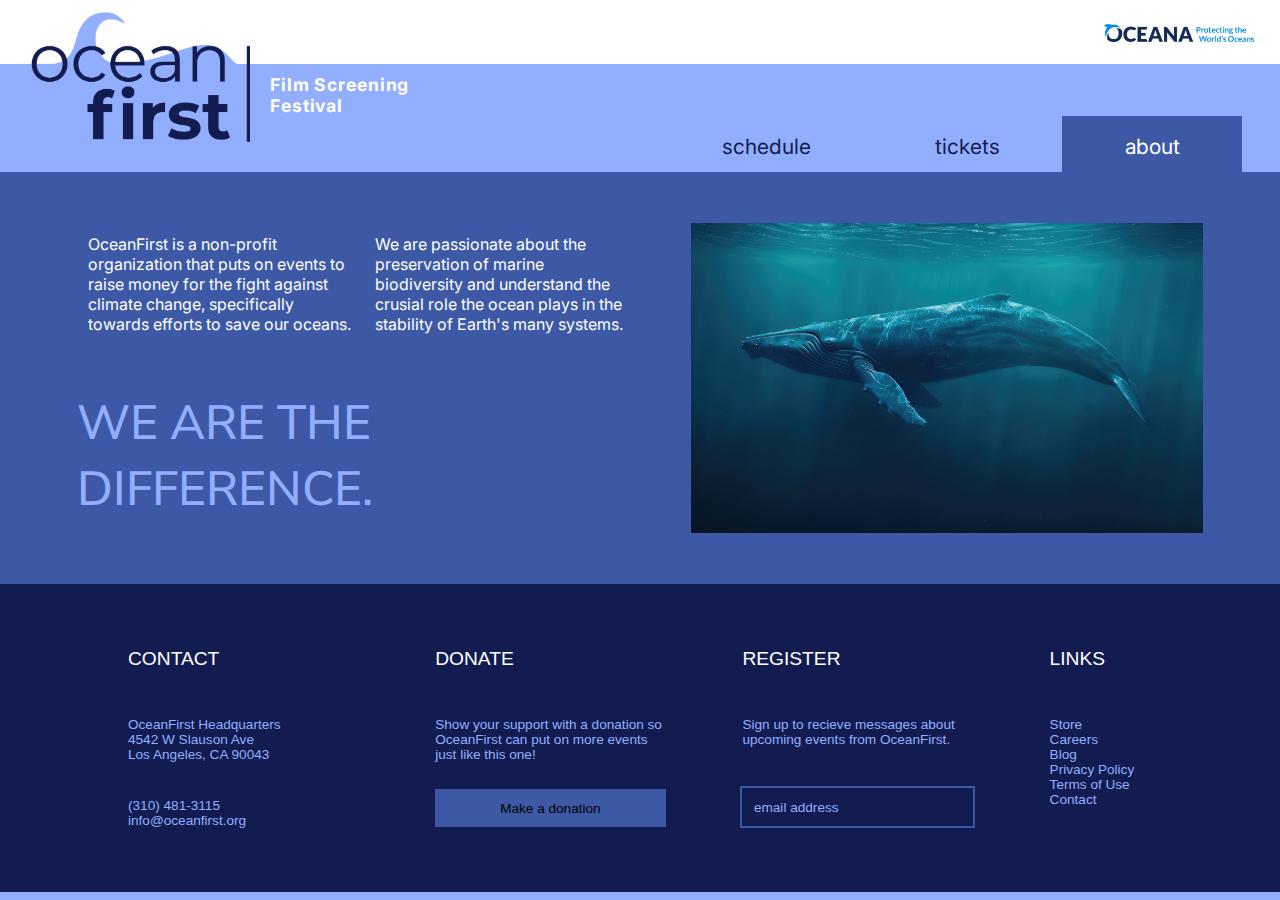
<file: about/about.html>
<!DOCTYPE html>
<html lang="en">
<head id="header">
    <meta charset="UTF-8">
    <meta name="viewport"
    content="width=device-width,
    initial-scale=1.0">
    <title> OceanFirst </title>
    <link rel="stylesheet" href="css/aboutStyle.css">

    <link rel="preconnect" href="https://fonts.googleapis.com">
    <link rel="preconnect" href="https://fonts.gstatic.com" crossorigin>
    <link href="https://fonts.googleapis.com/css2?family=Inter:ital,opsz,wght@0,14..32,100..900;1,14..32,100..900&family=Montserrat:ital,wght@0,100..900;1,100..900&family=Nunito+Sans:ital,opsz,wght@0,6..12,200..1000;1,6..12,200..1000&family=Special+Elite&display=swap" rel="stylesheet">
</head>

<header>
    <a href="../index.html"> <img id="logo" src="../img/logo.png"> </a>
    <img id="oceana" src="../img/oceana.png">
    
    <p id="whiteBar"> . </p>

    <h2 id="filmScreen" > Film Screening <br>
        Festival </h2>
</header>

<body>
    <div class="navContainer">
        <a class="navText" href="../schedule/dayOne/dayOne.html"> schedule </a>
        <a class="navText" href="../tickets/tickets.html"> tickets </a>
        <a class="navText" id="about" href="about.html"> about </a>
    </div>

    <div class="whaleContainer">
        <div class="differenceContainer">
            <div class="paragraphContainer">
                <p class="bodyText"> OceanFirst is a non-profit organization
                that puts on events to raise money for the
                fight against climate change, specifically
                towards efforts to save our oceans. </p>

                <p class="bodyText"> We are passionate about the preservation
                of marine biodiversity and understand the
                crusial role the ocean plays in the stability
                of Earth's many systems. </p>

            </div>

            <h1 class="differenceText"> We are the difference. </h1>

        </div>

        <img id="whale" src="../about/img/AdobeStock_788296388.jpg">

    </div>

</body>

<footer>
    <div class="footerFlex">
        <div class="contactContainer">
            <h2 class="footerHead"> Contact </h2>
                <p class="footerText"> OceanFirst Headquarters </p>
                <p class="footerText"> 4542 W Slauson Ave </p>
                <p class="footerText"> Los Angeles, CA 90043 </p>
                <br>
                <br>
                <p class="footerText"> (310) 481-3115 </p>
                <p class="footerText"> info@oceanfirst.org </p>
        </div>
        <div class="donateContainer">
            <h2 class="footerHead"> Donate </h2>
                <p class="footerText"> Show your support with a donation so
                OceanFirst can put on more events just like
                this one! </p>
            <p class="center" id="donoBox"> Make a donation </p>
        </div>
        <div class="registerContainer">
            <h2 class="footerHead"> Register </h2>
                <p class="footerText"> Sign up to recieve messages about
                upcoming events from OceanFirst. </p>
                <p class="email" id="emailBox"> email address </p>
        </div>
        <div class="linksContainer">
            <h2 class="footerHead"> Links </h2>
                <p class="footerText"> Store </p>
                <p class="footerText"> Careers </p>
                <p class="footerText"> Blog </p>
                <p class="footerText"> Privacy Policy </p>
                <p class="footerText"> Terms of Use </p>
                <p class="footerText"> Contact </p>
        </div>
    </div>
</footer>

</html>
</file>
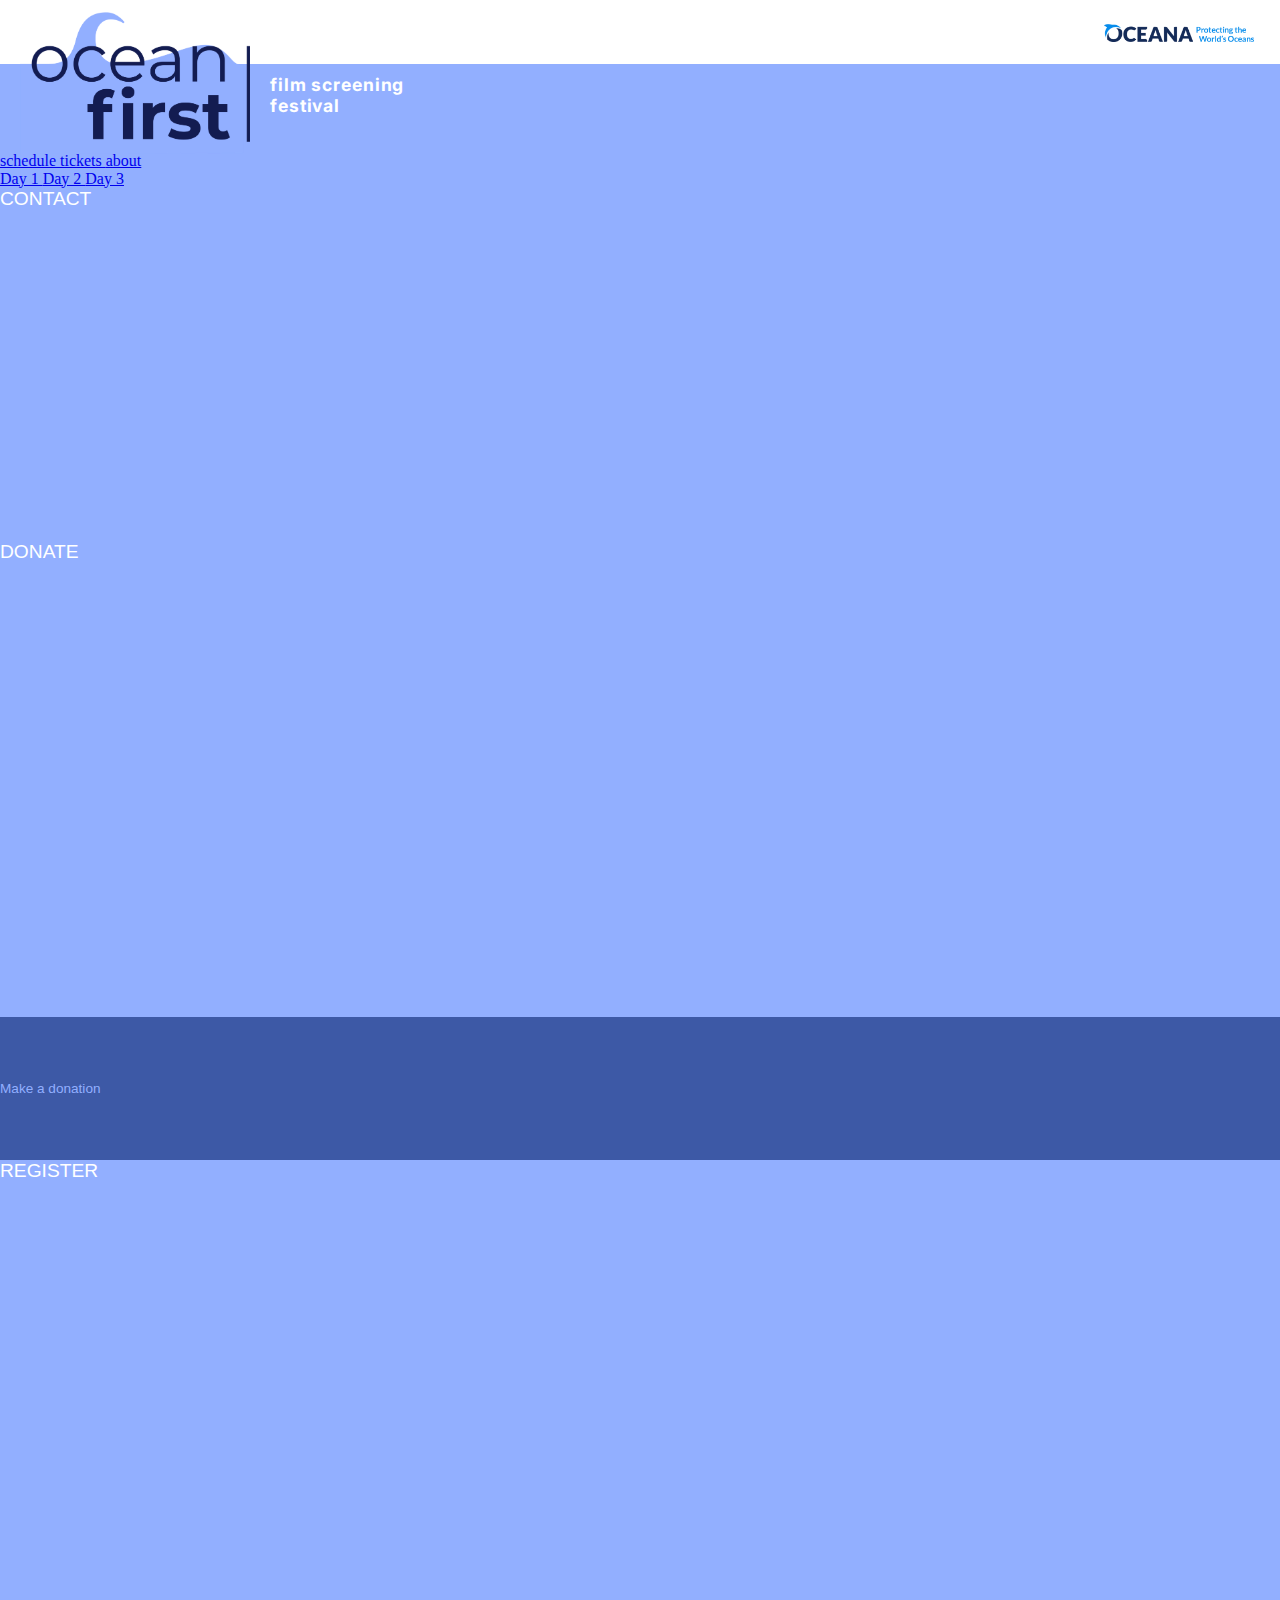
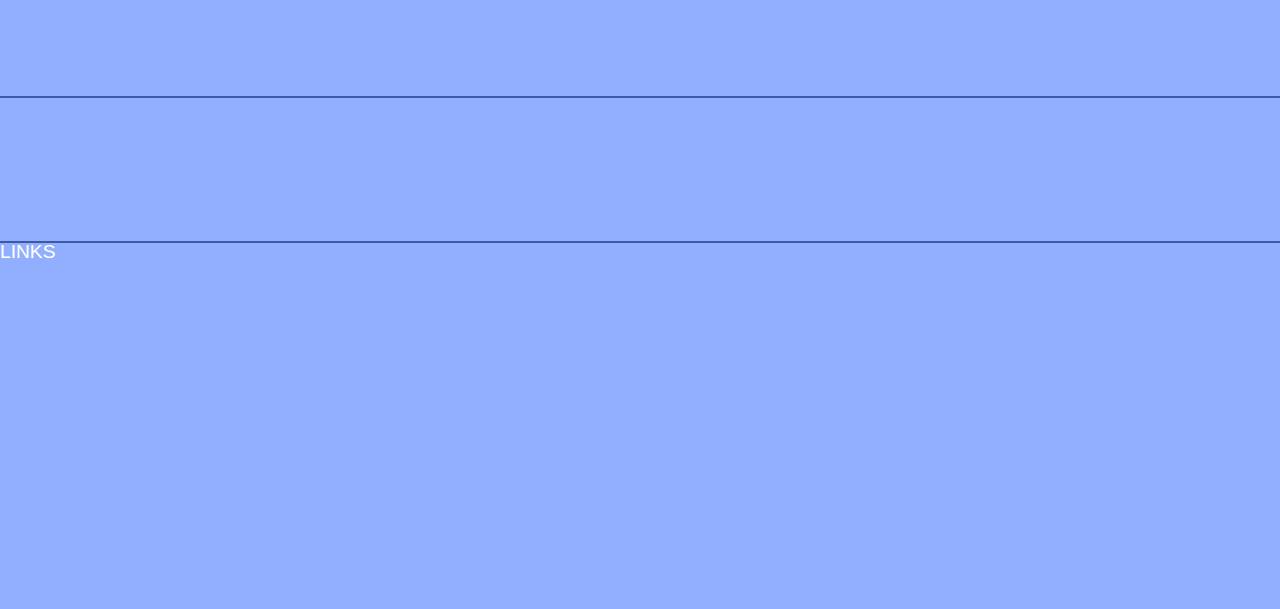
<file: schedule/schedule.html>
<!DOCTYPE html>
<html lang="en">
<head id="header">
    <meta charset="UTF-8">
    <meta name="viewport"
    content="width=device-width,
    initial-scale=1.0">
    <title> OceanFirst </title>
    <link rel="stylesheet" href="/schedule/css/scheduleStyle.css">

    <link rel="preconnect" href="https://fonts.googleapis.com">
    <link rel="preconnect" href="https://fonts.gstatic.com" crossorigin>
    <link href="https://fonts.googleapis.com/css2?family=Inter:ital,opsz,wght@0,14..32,100..900;1,14..32,100..900&family=Montserrat:ital,wght@0,100..900;1,100..900&family=Nunito+Sans:ital,opsz,wght@0,6..12,200..1000;1,6..12,200..1000&family=Special+Elite&display=swap" rel="stylesheet">
</head>

<header>
    <a href="/index.html"> <img id="logo" src="/img/logo.png"> </a>
    <img id="oceana" src="/img/oceana.png">
    
    <p id="whiteBar"> . </p>

    <h2 id="filmScreen" > film screening <br>
        festival </h2>

        <br>
        <br>

    <a href="schedule.html"> schedule </a>
    <a href="/tickets/tickets.html"> tickets </a>
    <a href="/about/about.html"> about </a>
</header>

<body>
    <a href="dayOne/dayOne.html"> Day 1 </a>
    <a href="dayTwo/dayTwo.html"> Day 2 </a>
    <a href="dayThree/dayThree.html"> Day 3 </a>
</body>

<footer>
    <h2 class="footerHead"> Contact </h2>
        <p class="footerText"> OceanFirst Headquarters <br>
        4542 W Slauson Ave <br>
        Los Angeles, CA 90043 </p>
        <p class="footerText"> (310) 481-3115 <br>
        info@oceanfirst.org </p>
    <h2 class="footerHead"> Donate </h2>
        <p class="footerText"> Show your support with a donation so <br>
        OceanFirst can put on more events just like <br>
        this one! </p>
        <p class="footerText" id="donoBox"> Make a donation </p>
    <h2 class="footerHead"> Register </h2>
            <p class="footerText"> Sign up to recieve messages about <br>
            upcoming events from OceanFirst. </p>
            <p class="footerText" id="emailBox"> email address </p>
    <h2 class="footerHead"> Links </h2>
            <p class="footerText"> Store </p>
            <p class="footerText"> Careers </p>
            <p class="footerText"> Blog </p>
            <p class="footerText"> Privacy Policy </p>
            <p class="footerText"> Terms of Use </p>
            <p class="footerText"> Contact </p>
</footer>
</file>
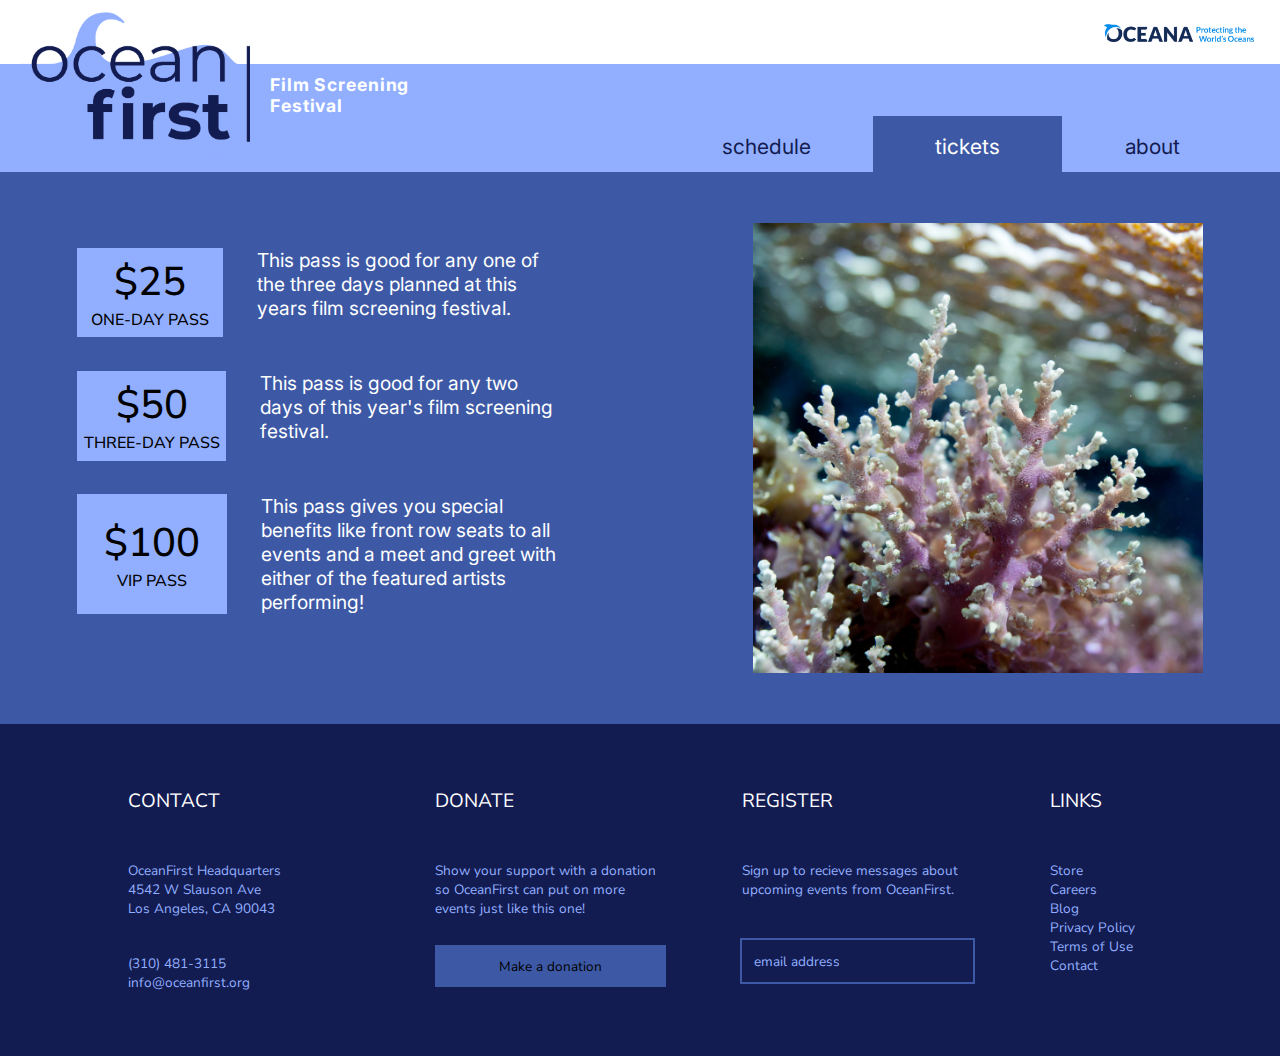
<file: tickets/tickets.html>
<!DOCTYPE html>
<html lang="en">
<head id="header">
    <meta charset="UTF-8">
    <meta name="viewport"
    content="width=device-width,
    initial-scale=1.0">
    <title> OceanFirst </title>
    <link rel="stylesheet" href="css/ticketsStyle.css">

    <link rel="preconnect" href="https://fonts.googleapis.com">
    <link rel="preconnect" href="https://fonts.gstatic.com" crossorigin>
    <link href="https://fonts.googleapis.com/css2?family=Inter:ital,opsz,wght@0,14..32,100..900;1,14..32,100..900&family=Montserrat:ital,wght@0,100..900;1,100..900&family=Nunito+Sans:ital,opsz,wght@0,6..12,200..1000;1,6..12,200..1000&family=Special+Elite&display=swap" rel="stylesheet">
</head>

<header>
    <a href="../index.html"> <img id="logo" src="../img/logo.png"> </a>
    <img id="oceana" src="../img/oceana.png">
    
    <p id="whiteBar"> . </p>

    <h2 id="filmScreen" > Film Screening <br>
        Festival </h2>
</header>

<body>
    <div class="navContainer">
        <a class="navText" id="schedule" href="../schedule/dayOne/dayOne.html"> schedule </a>
        <a class="navText" id="tickets" href="tickets.html"> tickets </a>
        <a class="navText" id="about" href="../about/about.html"> about </a>
    </div>

    <div class="hugeFlexbox">
        <div class="allTicketsFlex">
            <div class="passDescriptionFlex">
                <div class="ticketFlex" id="twentyFive">
                    <p class="ticketText"> $25 </p>
                    <p class="ticketTextSmall"> One-Day Pass </p>

                </div>
                
                <p class="bodyText"> This pass is good for any one of the three
                days planned at this years film screening festival. </p>

            </div>

            <div class="passDescriptionFlex">
                <div class="ticketFlex">
                    <p class="ticketText"> $50 </p>
                    <p class="ticketTextSmall"> Three-Day Pass </p>

                </div>

                <p class="bodyText"> This pass is good for any two days of this
                year's film screening festival. </p>

            </div>

            <div class="passDescriptionFlex">
                <div class="ticketFlex" id="oneHundred">
                    <p class="ticketText"> $100 </p>
                    <p class="ticketTextSmall"> VIP Pass </p>

                </div>

            <p class="bodyText"> This pass gives you special benefits like front
            row seats to all events and a meet and greet with either
            of the featured artists performing!

            </div>

        </div>
        
            <img id="coralImage" src="img/Firefly coral reef close up 91660.jpg">

    </div>

</body>

<footer>
    <div class="footerFlex">
        <div class="contactContainer">
            <h2 class="footerHead"> Contact </h2>
                <p class="footerText"> OceanFirst Headquarters </p>
                <p class="footerText"> 4542 W Slauson Ave </p>
                <p class="footerText"> Los Angeles, CA 90043 </p>
                <br>
                <br>
                <p class="footerText"> (310) 481-3115 </p>
                <p class="footerText"> info@oceanfirst.org </p>
        </div>
        <div class="donateContainer">
            <h2 class="footerHead"> Donate </h2>
                <p class="footerText"> Show your support with a donation so
                OceanFirst can put on more events just like
                this one! </p>
            <p class="center" id="donoBox"> Make a donation </p>
        </div>
        <div class="registerContainer">
            <h2 class="footerHead"> Register </h2>
                <p class="footerText"> Sign up to recieve messages about
                upcoming events from OceanFirst. </p>
                <p class="email" id="emailBox"> email address </p>
        </div>
        <div class="linksContainer">
            <h2 class="footerHead"> Links </h2>
                <p class="footerText"> Store </p>
                <p class="footerText"> Careers </p>
                <p class="footerText"> Blog </p>
                <p class="footerText"> Privacy Policy </p>
                <p class="footerText"> Terms of Use </p>
                <p class="footerText"> Contact </p>
        </div>
    </div>
</footer>

</html>
</file>
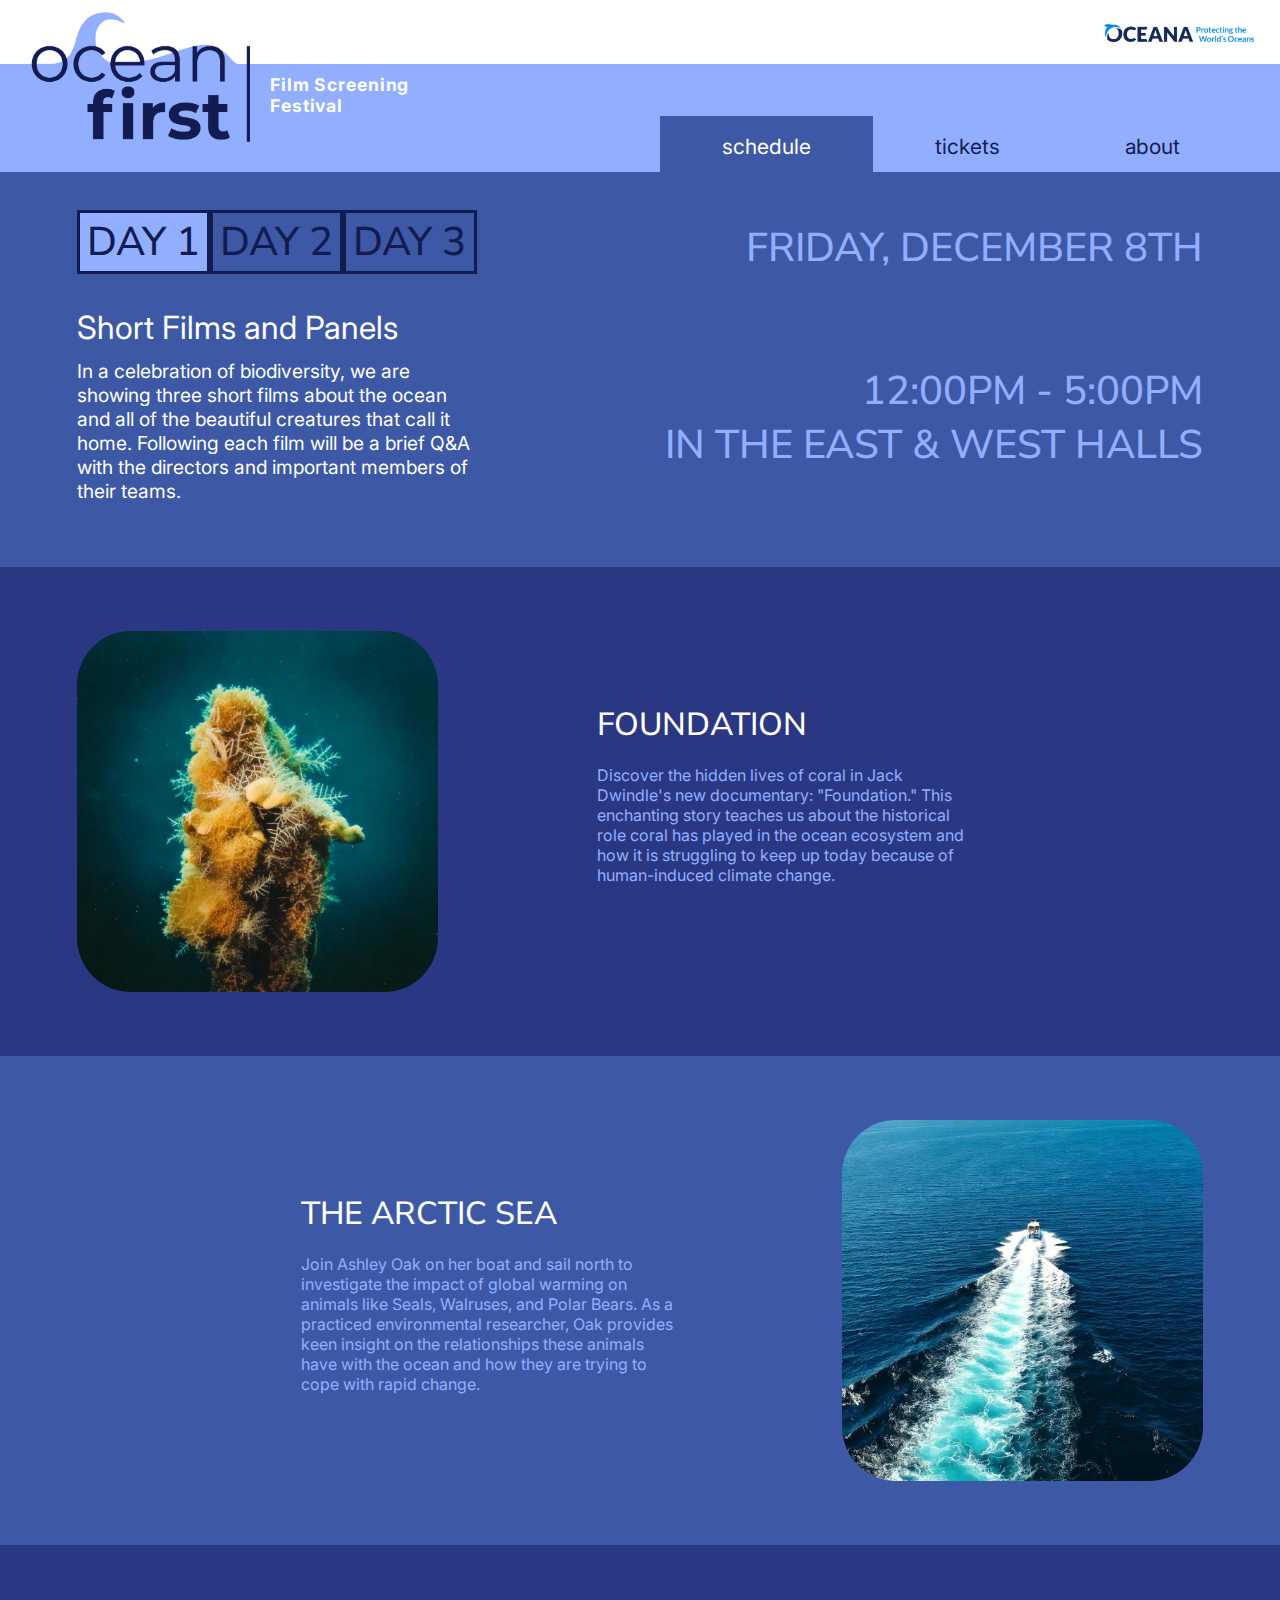
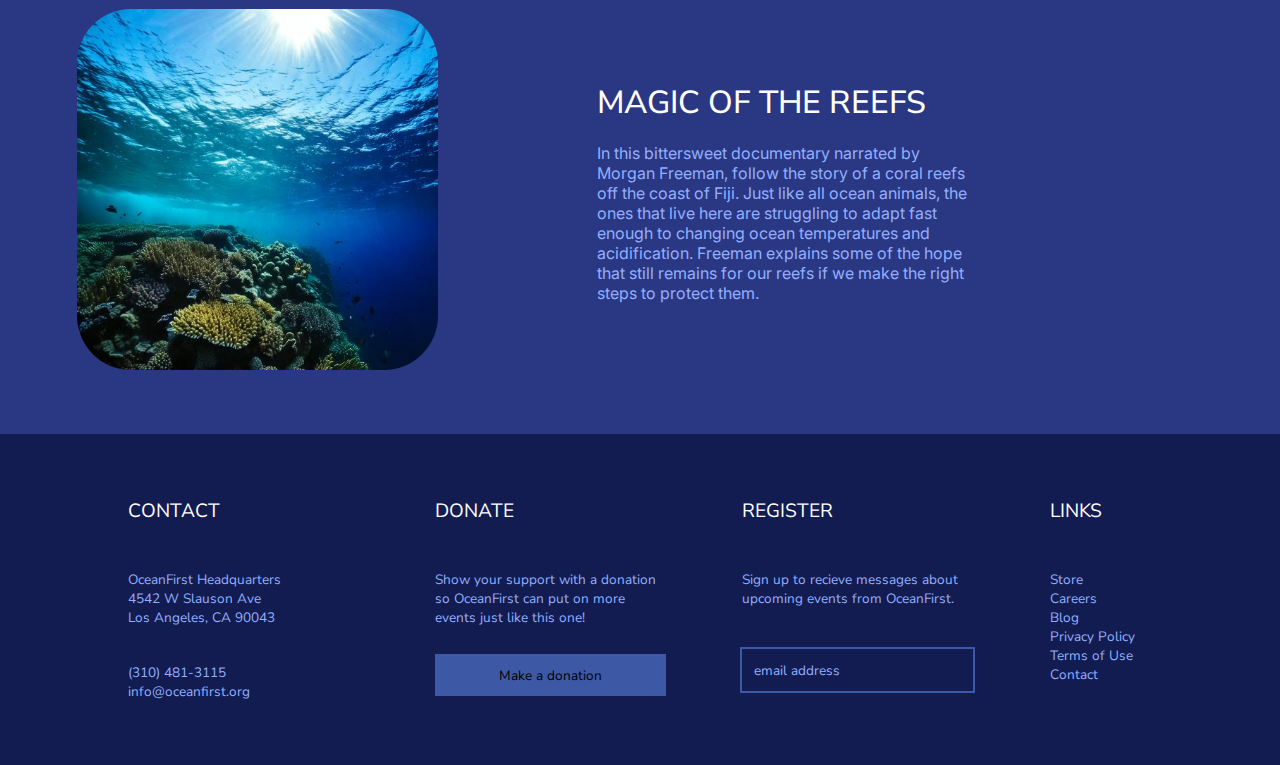
<file: schedule/dayOne/dayOne.html>
<!DOCTYPE html>
<html lang="en">
<head id="header">
    <meta charset="UTF-8">
    <meta name="viewport"
    content="width=device-width,
    initial-scale=1.0">
    <title> OceanFirst </title>
    <link rel="stylesheet" href="css/dayOneStyle.css">

    <link rel="preconnect" href="https://fonts.googleapis.com">
    <link rel="preconnect" href="https://fonts.gstatic.com" crossorigin>
    <link href="https://fonts.googleapis.com/css2?family=Inter:ital,opsz,wght@0,14..32,100..900;1,14..32,100..900&family=Montserrat:ital,wght@0,100..900;1,100..900&family=Nunito+Sans:ital,opsz,wght@0,6..12,200..1000;1,6..12,200..1000&family=Special+Elite&display=swap" rel="stylesheet">
</head>

<header>
    <a href="../../index.html"> <img id="logo" src="../../img/logo.png"> </a>
    <img id="oceana" src="../../img/oceana.png">
    
    <p id="whiteBar"> . </p>

    <h2 id="filmScreen" > Film Screening <br>
        Festival </h2>
</header>

<body>
    <div class="navContainer">
        <a class="navText" id="schedule" href="dayOne.html"> schedule </a>
        <a class="navText" id="tickets" href="../../tickets/tickets.html"> tickets </a>
        <a class="navText" id="about" href="../../about/about.html"> about </a>
    </div>

    <div class="topContainer">
        <div class="dayContainer">
            <a id="dayOne" href="dayOne.html"> Day 1 </a>
            <a id="dayTwo" href="../dayTwo/dayTwo.html"> Day 2 </a>
            <a id="dayThree" href="../dayThree/dayThree.html"> Day 3 </a>
        </div>

        <p class="friday"> Friday, December 8th </p>

    </div>

    <div class="shortFilmContainer">
        <div class="shortFilmsAndPanelsContainer">
            <p class="subTitle"> Short Films and Panels </p>

            <p class="bodyText"> In a celebration of biodiversity, we are showing
            three short films about the ocean and all of the beautiful
            creatures that call it home. Following each film will be
            a brief Q&A with the directors and important members of
            their teams. </p>
        </div>

        <p id="halls"> 12:00pm - 5:00pm <br>
        in the East & West halls </p>

    </div>

    <div class="coralPicFlex">

        <img class="filmPic" src="../dayOne/img/fireflyShortfilmOne.jpg">

        <div class="jackDwindleFlex">
            <p class="filmTitle"> Foundation </p>
            <p class="synopsisText"> Discover the hidden lives of coral in
            Jack Dwindle's new documentary: "Foundation." 
            This enchanting story teaches us about the 
            historical role coral has played in the ocean 
            ecosystem and how it is struggling to keep 
            up today because of human-induced climate change. </p>
        </div>

    </div>

    <div class="boatPicFlex">

        <div class="ashleyOakFlex">
            <p class="filmTitle"> The Arctic Sea </p>
            <p class="synopsisText"> Join Ashley Oak on her boat and sail north
            to investigate the impact of global warming on
            animals like Seals, Walruses, and Polar Bears.
            As a practiced environmental researcher, Oak
            provides keen insight on the relationships these
            animals have with the ocean and how they are
            trying to cope with rapid change. </p>
        </div>

        <img class="filmPic" src="../dayOne/img/fireflyShortfilmTwo.jpg">

    </div>

    <div class="reefPicFlex">
        <img class="filmPic" src="../dayOne/img/fireflyShortfilmThree.jpg">

        <div class="freemanFlex">
            <p class="filmTitle"> Magic Of The Reefs </p>
            <p class="synopsisText"> In this bittersweet documentary narrated by
            Morgan Freeman, follow the story of a coral reefs
            off the coast of Fiji. Just like all ocean animals,
            the ones that live here are struggling to adapt fast
            enough to changing ocean temperatures and acidification.
            Freeman explains some of the hope that still remains for
            our reefs if we make the right steps to protect them. </p>
        </div>

    </div>

</body>

<footer>
    <div class="footerFlex">
        <div class="contactContainer">
            <h2 class="footerHead"> Contact </h2>
                <p class="footerText"> OceanFirst Headquarters </p>
                <p class="footerText"> 4542 W Slauson Ave </p>
                <p class="footerText"> Los Angeles, CA 90043 </p>
                <br>
                <br>
                <p class="footerText"> (310) 481-3115 </p>
                <p class="footerText"> info@oceanfirst.org </p>
        </div>
        <div class="donateContainer">
            <h2 class="footerHead"> Donate </h2>
                <p class="footerText"> Show your support with a donation so
                OceanFirst can put on more events just like
                this one! </p>
            <p class="center" id="donoBox"> Make a donation </p>
        </div>
        <div class="registerContainer">
            <h2 class="footerHead"> Register </h2>
                <p class="footerText"> Sign up to recieve messages about
                upcoming events from OceanFirst. </p>
                <p class="email" id="emailBox"> email address </p>
        </div>
        <div class="linksContainer">
            <h2 class="footerHead"> Links </h2>
                <p class="footerText"> Store </p>
                <p class="footerText"> Careers </p>
                <p class="footerText"> Blog </p>
                <p class="footerText"> Privacy Policy </p>
                <p class="footerText"> Terms of Use </p>
                <p class="footerText"> Contact </p>
        </div>
    </div>
</footer>

</html>
</file>
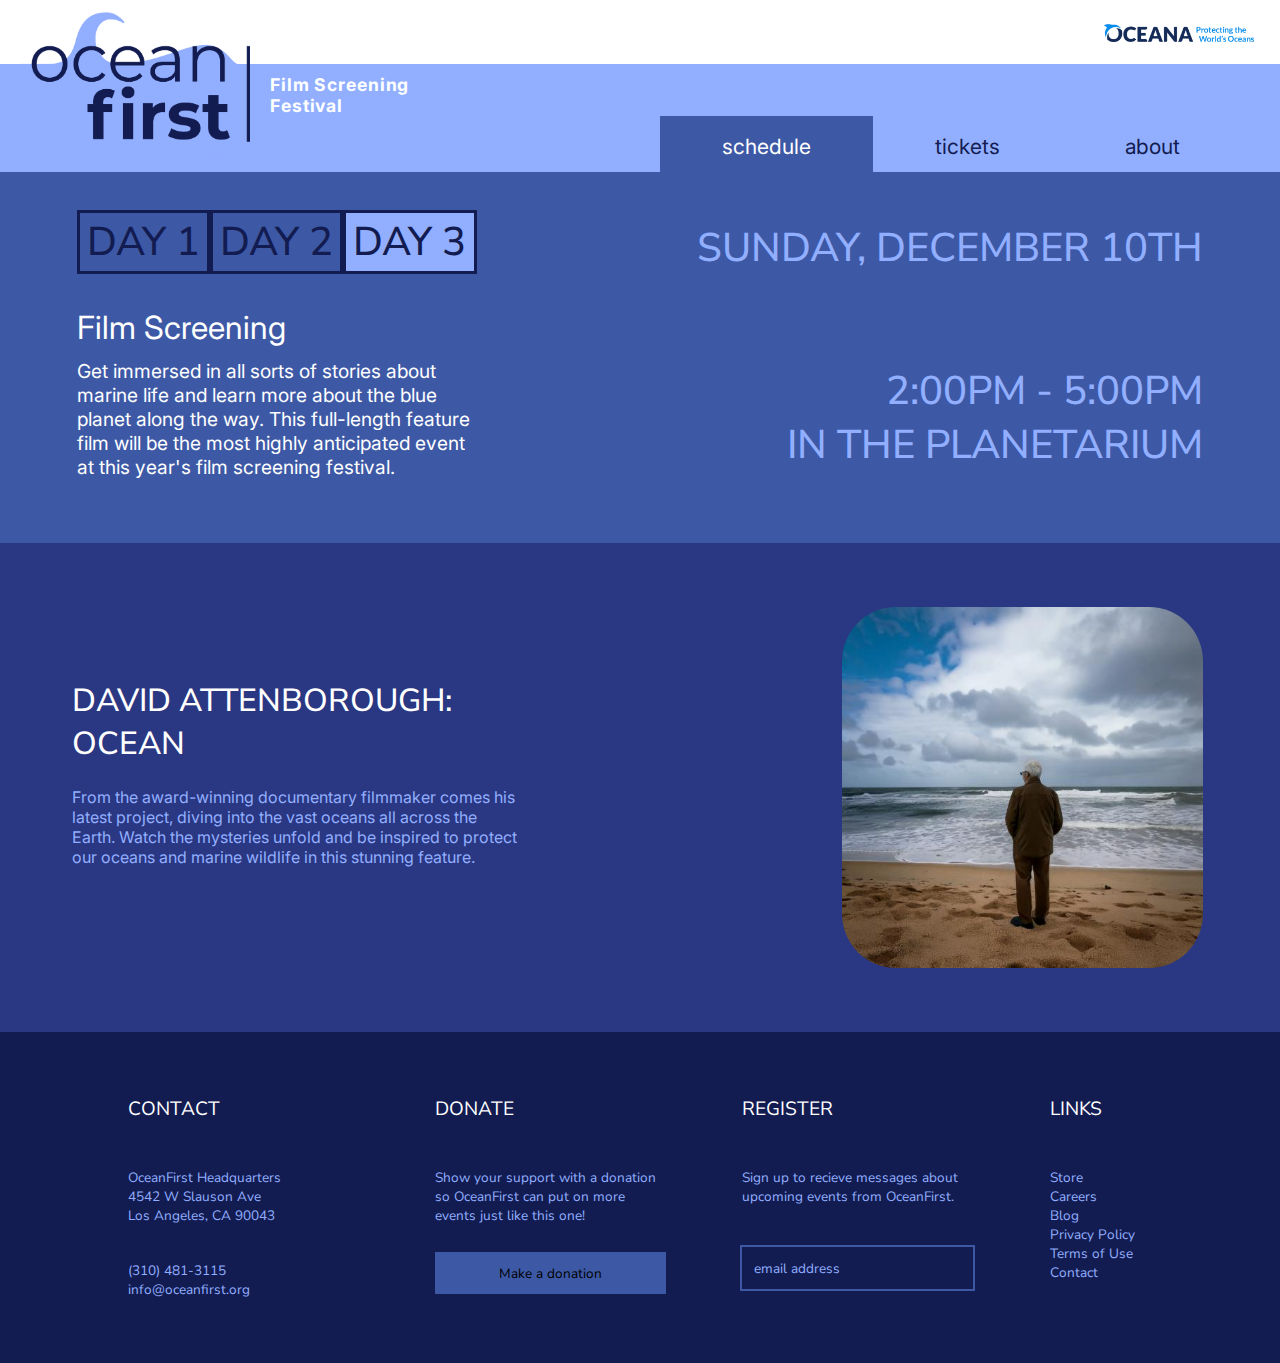
<file: schedule/dayThree/dayThree.html>
<!DOCTYPE html>
<html lang="en">
<head id="header">
    <meta charset="UTF-8">
    <meta name="viewport"
    content="width=device-width,
    initial-scale=1.0">
    <title> OceanFirst </title>
    <link rel="stylesheet" href="css/dayThreeStyle.css">

    <link rel="preconnect" href="https://fonts.googleapis.com">
    <link rel="preconnect" href="https://fonts.gstatic.com" crossorigin>
    <link href="https://fonts.googleapis.com/css2?family=Inter:ital,opsz,wght@0,14..32,100..900;1,14..32,100..900&family=Montserrat:ital,wght@0,100..900;1,100..900&family=Nunito+Sans:ital,opsz,wght@0,6..12,200..1000;1,6..12,200..1000&family=Special+Elite&display=swap" rel="stylesheet">
</head>

<header>
    <a href="../../index.html"> <img id="logo" src="../../img/logo.png"> </a>
    <img id="oceana" src="../../img/oceana.png">
    
    <p id="whiteBar"> . </p>

    <h2 id="filmScreen" > Film Screening <br>
        Festival </h2>
</header>

<body>
    <div class="navContainer">
        <a class="navText" id="schedule" href="../dayOne/dayOne.html"> schedule </a>
        <a class="navText" id="tickets" href="../../tickets/tickets.html"> tickets </a>
        <a class="navText" id="tickets" href="../../about/about.html"> about </a>
    </div>

    <div class="topContainer">
        <div class="dayContainer">
            <a id="dayOne" href="../dayOne/dayOne.html"> Day 1 </a>
            <a id="dayTwo" href="../dayTwo/dayTwo.html"> Day 2 </a>
            <a id="dayThree" href="dayThree.html"> Day 3 </a>
        </div>

        <p class="sunday"> Sunday, December 10th </p>

    </div>

    <div class="headerTwoContainer">
        <div class="filmScreeningContainer">
            <p class="subTitle"> Film Screening </p>

            <p class="bodyText"> Get immersed in all sorts of stories about marine life
                and learn more about the blue planet along the way. This
                full-length feature film will be the most highly anticipated
                event at this year's film screening festival. </p>
        </div>

        <p id="planetarium"> 2:00pm - 5:00pm <br>
        in the Planetarium </p>

    </div>

    <div class="davidPicFlex">
        <div class="davidMovieFlex">
            <p class="movieTitle"> David Attenborough: Ocean </p>
            <p class="synopsisText"> From the award-winning documentary filmmaker comes
            his latest project, diving into the vast oceans all
            across the Earth. Watch the mysteries unfold and
            be inspired to protect our oceans and marine wildlife
            in this stunning feature. </p>

        </div>

        <img class="filmPic" src="../dayThree/img/Firefly old man standing looking at ocean on sandy beach on a cloudy day 68314.jpg">


    </div>

</body>

<footer>
    <div class="footerFlex">
        <div class="contactContainer">
            <h2 class="footerHead"> Contact </h2>
                <p class="footerText"> OceanFirst Headquarters </p>
                <p class="footerText"> 4542 W Slauson Ave </p>
                <p class="footerText"> Los Angeles, CA 90043 </p>
                <br>
                <br>
                <p class="footerText"> (310) 481-3115 </p>
                <p class="footerText"> info@oceanfirst.org </p>
        </div>
        <div class="donateContainer">
            <h2 class="footerHead"> Donate </h2>
                <p class="footerText"> Show your support with a donation so
                OceanFirst can put on more events just like
                this one! </p>
            <p class="center" id="donoBox"> Make a donation </p>
        </div>
        <div class="registerContainer">
            <h2 class="footerHead"> Register </h2>
                <p class="footerText"> Sign up to recieve messages about
                upcoming events from OceanFirst. </p>
                <p class="email" id="emailBox"> email address </p>
        </div>
        <div class="linksContainer">
            <h2 class="footerHead"> Links </h2>
                <p class="footerText"> Store </p>
                <p class="footerText"> Careers </p>
                <p class="footerText"> Blog </p>
                <p class="footerText"> Privacy Policy </p>
                <p class="footerText"> Terms of Use </p>
                <p class="footerText"> Contact </p>
        </div>
    </div>
</footer>

</html>
</file>
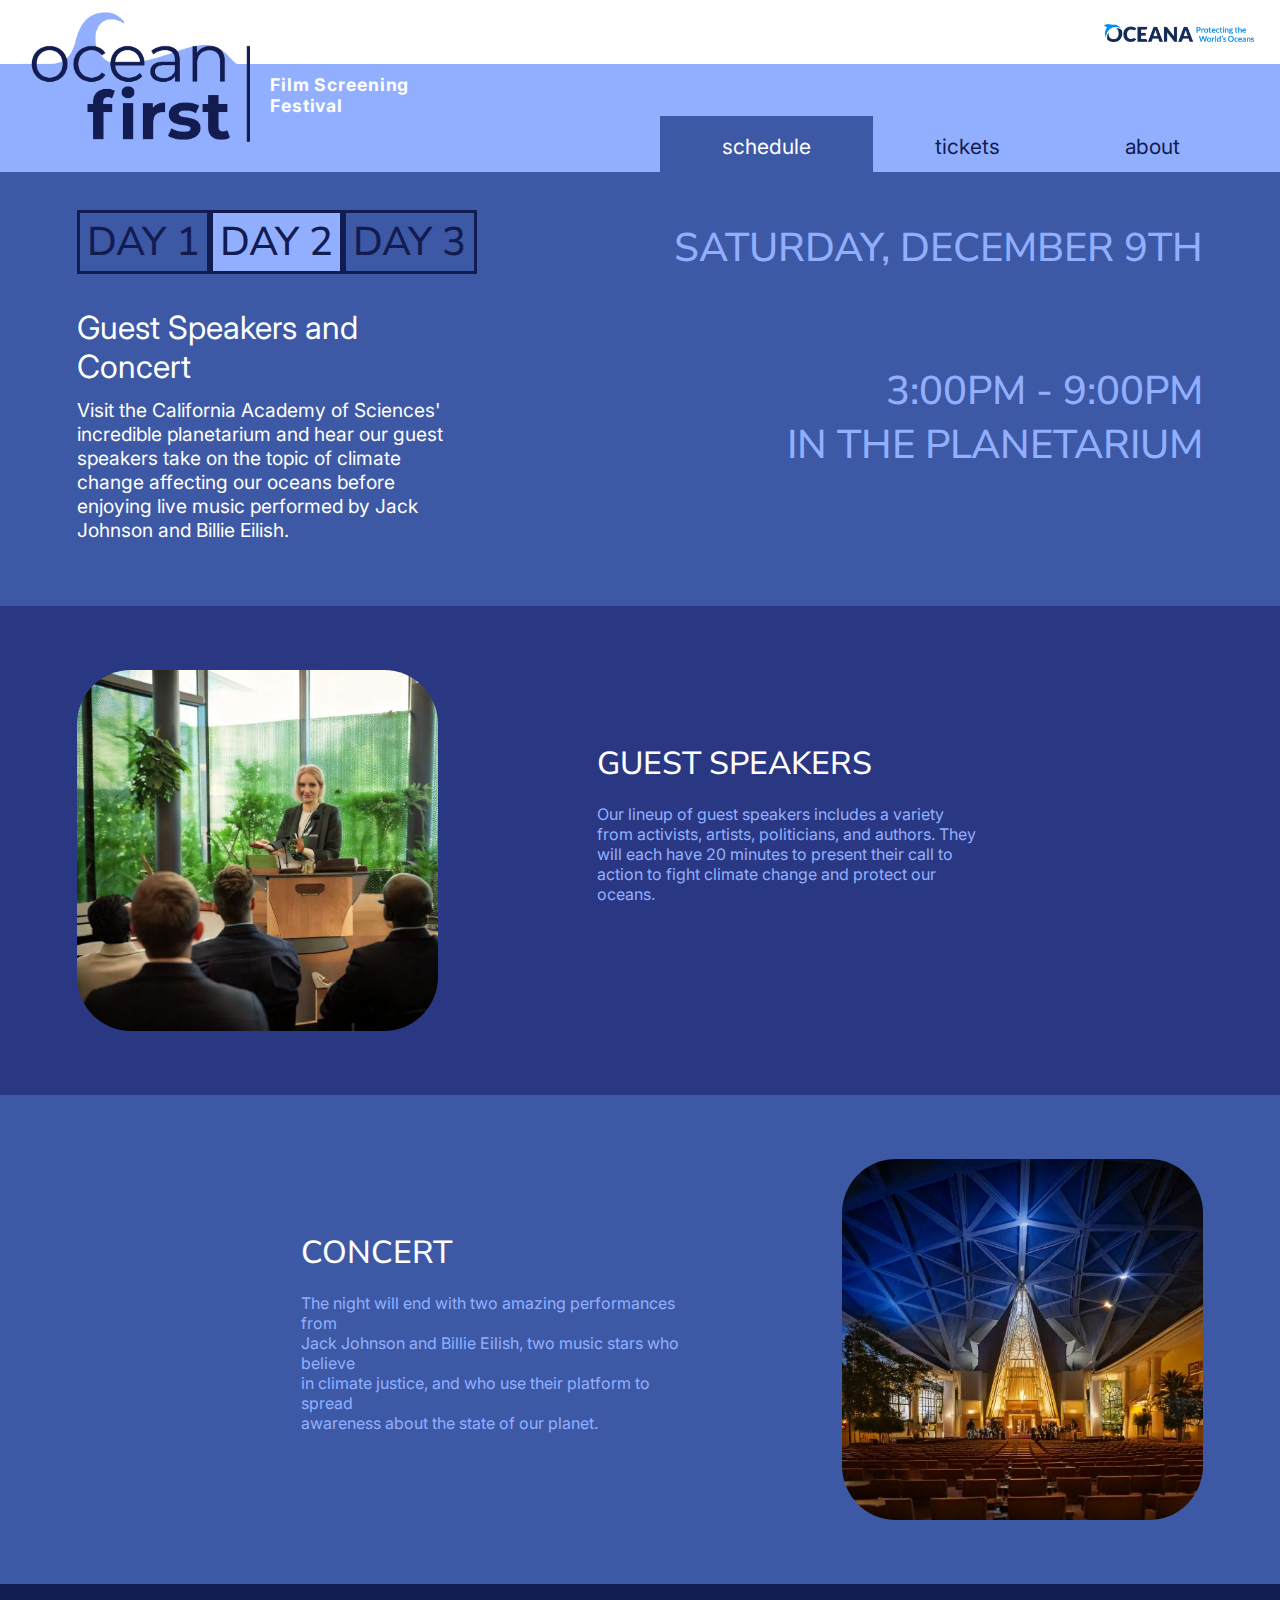
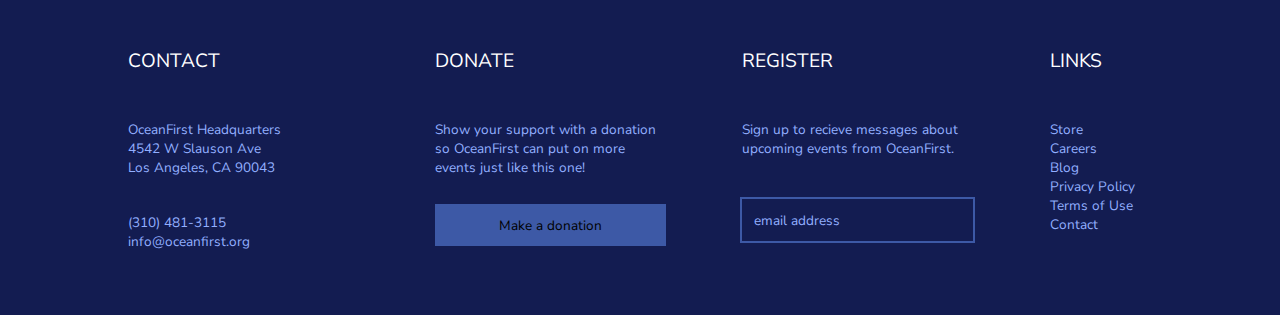
<file: schedule/dayTwo/dayTwo.html>
<!DOCTYPE html>
<html lang="en">
<head id="header">
    <meta charset="UTF-8">
    <meta name="viewport"
    content="width=device-width,
    initial-scale=1.0">
    <title> OceanFirst </title>
    <link rel="stylesheet" href="css/dayTwoStyle.css">

    <link rel="preconnect" href="https://fonts.googleapis.com">
    <link rel="preconnect" href="https://fonts.gstatic.com" crossorigin>
    <link href="https://fonts.googleapis.com/css2?family=Inter:ital,opsz,wght@0,14..32,100..900;1,14..32,100..900&family=Montserrat:ital,wght@0,100..900;1,100..900&family=Nunito+Sans:ital,opsz,wght@0,6..12,200..1000;1,6..12,200..1000&family=Special+Elite&display=swap" rel="stylesheet">
</head>

<header>
    <a href="../../index.html"> <img id="logo" src="../../img/logo.png"> </a>
    <img id="oceana" src="../../img/oceana.png">
    
    <p id="whiteBar"> . </p>

    <h2 id="filmScreen" > Film Screening <br>
        Festival </h2>
</header>

<body>
    <div class="navContainer">
        <a class="navText" id="schedule" href="../dayOne/dayOne.html"> schedule </a>
        <a class="navText" id="tickets" href="../../tickets/tickets.html"> tickets </a>
        <a class="navText" id="about" href="../../about/about.html"> about </a>
    </div>

    <div class="topContainer">
        <div class="dayContainer">
            <a id="dayOne" href="../dayOne/dayOne.html"> Day 1 </a>
            <a id="dayTwo" href="dayTwo.html"> Day 2 </a>
            <a id="dayThree" href="../dayThree/dayThree.html"> Day 3 </a>
        </div>

        <p class="saturday"> Saturday, December 9th </p>

    </div>

    <div class="guestSpeakContainer">
        <div class="guestSpeakersAndConcertContainer">
            <p class="subTitle"> Guest Speakers and Concert </p>

            <p class="bodyText"> Visit the California Academy of Sciences' incredible
                planetarium and hear our guest speakers take on the topic
                of climate change affecting our oceans before enjoying live
                music performed by Jack Johnson and Billie Eilish. </p>
        </div>

        <p id="planetarium"> 3:00pm - 9:00pm <br>
        in the Planetarium </p>

    </div>
    
    <div class="speakerPicFlex">
        <img class="filmPic" src="../dayTwo/img/Firefly guest speaker at environmental conference 28388.jpg">

        <div class="descriptionFlex">
            <p class="eventTitle"> Guest Speakers </p>
            <p class="synopsisText"> Our lineup of guest speakers includes a variety from 
            activists, artists, politicians, and authors. They will 
            each have 20 minutes to present their call to action 
            to fight climate change and protect our oceans. </p>

        </div>

    </div>

    <div class="concertPicFlex">
        <div class="concertDescriptionFlex">
            <p class="eventTitle"> Concert </p>
            <p class="synopsisText"> The night will end with two amazing performances from <br>
            Jack Johnson and Billie Eilish, two music stars who believe <br>
            in climate justice, and who use their platform to spread <br>
            awareness about the state of our planet. </p>
        </div>

    <img class="filmPic" src="../dayTwo/img/Firefly concert at the california academy of science 68314.jpg">

    </div>

</body>

<footer>
    <div class="footerFlex">
        <div class="contactContainer">
            <h2 class="footerHead"> Contact </h2>
                <p class="footerText"> OceanFirst Headquarters </p>
                <p class="footerText"> 4542 W Slauson Ave </p>
                <p class="footerText"> Los Angeles, CA 90043 </p>
                <br>
                <br>
                <p class="footerText"> (310) 481-3115 </p>
                <p class="footerText"> info@oceanfirst.org </p>
        </div>
        <div class="donateContainer">
            <h2 class="footerHead"> Donate </h2>
                <p class="footerText"> Show your support with a donation so
                OceanFirst can put on more events just like
                this one! </p>
            <p class="center" id="donoBox"> Make a donation </p>
        </div>
        <div class="registerContainer">
            <h2 class="footerHead"> Register </h2>
                <p class="footerText"> Sign up to recieve messages about
                upcoming events from OceanFirst. </p>
                <p class="email" id="emailBox"> email address </p>
        </div>
        <div class="linksContainer">
            <h2 class="footerHead"> Links </h2>
                <p class="footerText"> Store </p>
                <p class="footerText"> Careers </p>
                <p class="footerText"> Blog </p>
                <p class="footerText"> Privacy Policy </p>
                <p class="footerText"> Terms of Use </p>
                <p class="footerText"> Contact </p>
        </div>
    </div>
</footer>

</html>
</file>
<file: about/css/aboutStyle.css>
* { 
  margin: 0;
  padding: 0;
  box-sizing: border-box;
}

/* FONTS --------------------------------------------- */ 

/* <uniquifier>: Use a unique and descriptive class name
 <weight>: Use a value from 100 to 900 */

.montserrat {
font-family: "Montserrat", sans-serif;
font-optical-sizing: auto;
font-weight: 500;
font-style: normal;
}

.inter-bold {
font-family: "Inter", sans-serif;
font-optical-sizing: auto;
font-weight: 800;
font-style: normal;
}

.nunito-sans {
font-family: "Nunito Sans", sans-serif;
font-optical-sizing: auto;
font-weight: 500;
}

/* HEADER --------------------------------------------- */

#whiteBar {
padding-top: 45.5px;
background-color: white;
color: white;
}

#logo {
  max-width: 250px;
  position: absolute;
  padding-left: 20px;
  z-index: 1;
}

#oceana {
position: absolute;
right: 2%;
padding-top: 24px;
max-width: 150px;
}

#filmScreen {
padding-left: 270px;
padding-top: 10px;
font-family: "inter", sans-serif;
font-size: 1.1em;
color: white;
letter-spacing: 0.05em;
}

/* BODY ---------------------------------------------- */

body {
background-color: #92AFFF;
}

.navContainer {
position: relative;
display: flex;
flex-direction: row;
text-decoration: none;
font-family: "inter", sans-serif;
font-size: 1.2em;
color: #131C51;
justify-content: right;
padding-right: 3%;
}

.navText {
  text-decoration: none;
  font-family: "inter", sans-serif;
  font-size: 1.1em;
  font-weight: 400;
  color: #131C51;
  padding-right: 5%;
  padding-left: 5%;
  padding-bottom: 1%;
  padding-top: 1.5%;
}

#about {
  background-color: #3D59A6;
  color: white;
}

#whale {
  max-width: 45.5%;
}

.bodyText {
  font-family: "Inter", sans-serif;
  font-size: 1em;
  color: white;
  padding-left: 2%;
  padding-right: 2%;
}

.paragraphContainer {
  display: flex;
  flex-direction: row;
  padding-bottom: 10%;
}

.differenceContainer {
  display: flex;
  flex-direction: column;
  max-width: 50%;
  justify-content: center;
  align-items: center;
}

.whaleContainer {
  display: flex;
  flex-direction: row;
  justify-content: space-between;
  background-color:#3D59A6;
  padding-top: 4%;
  padding-right: 6%;
  padding-bottom: 4%;
  padding-left: 6%;
}

.differenceText {
  font-family: "Nunito Sans", sans-serif;
  text-transform: uppercase;
  font-weight: 500;
  font-size: 3em;
  color: #92AFFF;
}

/* FOOTER ---------------------------------------------- */

.footerFlex {
  display: flex;
  flex-direction: row;
  justify-content: space-between;
  padding-left: 10%;
  padding-bottom: 5%;
  padding-top: 5%;
  background-color: #131C51;
}

.contactContainer {
  min-width: 20%;
}

.donateContainer {
  max-width: 20%;
}

.registerContainer {
  max-width: 20%;
}

.linksContainer {
  min-width: 20%;
}

.footerHead {
  font-family: "Nunito", sans-serif;
  text-transform: uppercase;
  font-size: 1.2em;
  font-weight: 400;
  color: white;
  padding-bottom: 20%;
}

.footerText {
  text-wrap: wrap;
  font-family: "Nunito", sans-serif;
  font-size: 0.85em;
  color: #92AFFF;
}

#emailBox {
  outline: 2px solid #3D59A6;
  margin-top: 18%;
  padding-top: 5%;
  padding-bottom: 5%;
}

#donoBox {
  background-color: #3D59A6;
  margin-top: 12%;
  padding-top: 5%;
  padding-bottom: 5%;
}

.center {
  text-wrap: wrap;
  font-family: "Nunito", sans-serif;
  font-size: 0.85em;
  text-align: center;
}

.email {
  text-wrap: wrap;
  font-family: "Nunito", sans-serif;
  font-size: 0.85em;
  padding-left: 5%;
  color: #92AFFF;
}
</file>
<file: schedule/css/scheduleStyle.css>
* { 
  margin: 0;
  padding: 0;
  box-sizing: border-box;
}

/* FONTS --------------------------------------------- */ 

/* <uniquifier>: Use a unique and descriptive class name
 <weight>: Use a value from 100 to 900 */

.montserrat {
font-family: "Montserrat", sans-serif;
font-optical-sizing: auto;
font-weight: 500;
font-style: normal;
}

.inter-bold {
font-family: "Inter", sans-serif;
font-optical-sizing: auto;
font-weight: 800;
font-style: normal;
}

.nunito-sans {
font-family: "Nunito Sans", sans-serif;
font-optical-sizing: auto;
font-weight: 500;
}

/* HEADER --------------------------------------------- */

#whiteBar {
padding-top: 45.5px;
background-color: white;
color: white;
}

#logo {
  max-width: 250px;
  position: absolute;
  padding-left: 20px;
  z-index: 1;
}

#oceana {
position: absolute;
right: 2%;
padding-top: 24px;
max-width: 150px;
}

#filmScreen {
padding-left: 270px;
padding-top: 10px;
font-family: "inter", sans-serif;
font-size: 1.1em;
color: white;
letter-spacing: 0.05em;
}

/* BODY ---------------------------------------------- */

body {
background-color: #92AFFF;
}

.navContainer {
position: relative;
display: flex;
flex-direction: row;
text-decoration: none;
font-family: "inter", sans-serif;
font-size: 1.2em;
color: #131C51;
justify-content: right;
padding-right: 3%;
}

.navText {
  text-decoration: none;
  font-family: "inter", sans-serif;
  font-size: 1.1em;
  font-weight: 400;
  color: #131C51;
  padding-right: 5%;
  padding-left: 5%;
  padding-bottom: 1%;
  padding-top: 1.5%;
}

.dayContainer {
  display: flex;
  flex-direction: row;
  background-color: #3D59A6;
  position: relative;
  padding-bottom: 3%;
}

#dayOne {
  text-decoration: none;
  font-family: "Nunito", sans-serif;
  text-transform: uppercase;
  font-weight: 500;
  font-size: 2.5em;
  color: #131C51;
  padding-left: 2%;
  padding-right: 2%;
  padding-top: 0.6%;
  padding-bottom: 0.6%;
  border: 3px solid #131C51;
  text-wrap: nowrap;
}

#dayTwo {
  text-decoration: none;
  font-family: "Nunito", sans-serif;
  text-transform: uppercase;
  font-weight: 500;
  font-size: 2.5em;
  color: #131C51;
  padding-left: 2%;
  padding-right: 2%;
  padding-top: 0.6%;
  padding-bottom: 0.6%;
  border: 3px solid #131C51;
  text-wrap: nowrap;
}

#dayThree {
  text-decoration: none;
  font-family: "Nunito", sans-serif;
  text-transform: uppercase;
  font-weight: 500;
  font-size: 2.5em;
  color: #131C51;
  padding-left: 2%;
  padding-right: 2%;
  padding-top: 0.6%;
  padding-bottom: 0.6%;
  border: 3px solid #131C51;
  text-wrap: nowrap;
}

.friday {
  font-family: "Nunito", sans-serif;
  text-transform: uppercase;
  font-weight: 500;
  font-size: 2.5em;
  color: #92AFFF;
  background-color: #3D59A6;
  padding-top: 1%;
}

.topContainer {
  display: flex;
  justify-content: space-between;
  background-color: #3D59A6;
  padding-top: 3%;
  padding-right: 6%;
  padding-left: 6%;
}

.shortFilmContainer {
  display: flex;
  justify-content: space-between;
  background-color: #3D59A6;
  padding-bottom: 5%;
  padding-right: 6%;
  padding-left: 6%;
}

.shortFilmsAndPanelsContainer {
  max-width: 35%;
}

#halls {
padding-top: 5%;
font-family: "Nunito", sans-serif;
text-transform: uppercase;
font-weight: 500;
font-size: 2.5em;
color: #92AFFF;
text-wrap: nowrap;
padding-left: 10%;
text-align: right;
}

.subTitle {
  font-family: "Inter", sans-serif;
  padding-bottom: 3%;
  font-size: 2em;
  color: white;
}

.bodyText {
  font-family: "Inter", sans-serif;
  font-size: 1.2em;
  color: white;
}

.coralPicFlex {
  background-color: #2A3782;
  display: flex;
  flex-direction: row;
  padding-top: 5%;
  padding-left: 6%;
  padding-bottom: 5%;
}

.filmPic {
  border-radius: 15%;
  max-width: 30%;
}

.jackDwindleFlex {
  display: flex;
  flex-direction: column;
  padding-right: 25%;
  padding-left: 13.2%;
  padding-top: 6%;
}

.synopsisText {
  font-family: "Inter", sans-serif;
  font-size: 1em;
  color:#92AFFF;
  max-width: 100%;
}

.filmTitle {
  font-family: "Nunito", sans-serif;
  text-transform: uppercase;
  font-weight: 500;
  font-size: 2em;
  color: white;
  padding-bottom: 5%;
}

.ashleyOakFlex {
  display: flex;
  flex-direction: column;
  padding-right: 13.2%;
  padding-left: 25%;
  padding-top: 6%;
}

.boatPicFlex {
  display: flex;
  flex-direction: row;
  justify-content: end;
  padding-right: 6%;
  padding-top: 5%;
  padding-bottom: 5%;
  background-color: #3D59A6;
}

.reefPicFlex {
  background-color: #2A3782;
  display: flex;
  flex-direction: row;
  padding-top: 5%;
  padding-left: 6%;
  padding-bottom: 5%;
}

.freemanFlex {
  display: flex;
  flex-direction: column;
  padding-right: 25%;
  padding-left: 13.2%;
  padding-top: 6%;
}

/* FOOTER ---------------------------------------------- */

.footerFlex {
  display: flex;
  flex-direction: row;
  justify-content: space-between;
  padding-left: 10%;
  padding-bottom: 5%;
  padding-top: 5%;
  background-color: #131C51;
}

.contactContainer {
  min-width: 20%;
}

.donateContainer {
  max-width: 20%;
}

.registerContainer {
  max-width: 20%;
}

.linksContainer {
  min-width: 20%;
}

.footerHead {
  font-family: "Nunito", sans-serif;
  text-transform: uppercase;
  font-size: 1.2em;
  font-weight: 400;
  color: white;
  padding-bottom: 20%;
}

.footerText {
  text-wrap: wrap;
  font-family: "Nunito", sans-serif;
  font-size: 0.85em;
  color: #92AFFF;
}

#emailBox {
  outline: 2px solid #3D59A6;
  margin-top: 18%;
  padding-top: 5%;
  padding-bottom: 5%;
}

#donoBox {
  background-color: #3D59A6;
  margin-top: 12%;
  padding-top: 5%;
  padding-bottom: 5%;
}

.center {
  text-wrap: wrap;
  font-family: "Nunito", sans-serif;
  font-size: 0.85em;
  text-align: center;
}

.email {
  text-wrap: wrap;
  font-family: "Nunito", sans-serif;
  font-size: 0.85em;
  padding-left: 5%;
  color: #92AFFF;
}
</file>
<file: tickets/css/ticketsStyle.css>
* { 
  margin: 0;
  padding: 0;
  box-sizing: border-box;
}

/* FONTS --------------------------------------------- */ 

/* <uniquifier>: Use a unique and descriptive class name
 <weight>: Use a value from 100 to 900 */

.montserrat {
font-family: "Montserrat", sans-serif;
font-optical-sizing: auto;
font-weight: 500;
font-style: normal;
}

.inter-bold {
font-family: "Inter", sans-serif;
font-optical-sizing: auto;
font-weight: 800;
font-style: normal;
}

.nunito-sans {
font-family: "Nunito Sans", sans-serif;
font-optical-sizing: auto;
font-weight: 500;
}

/* HEADER --------------------------------------------- */

#whiteBar {
padding-top: 45.5px;
background-color: white;
color: white;
}

#logo {
  max-width: 250px;
  position: absolute;
  padding-left: 20px;
  z-index: 1;
}

#oceana {
position: absolute;
right: 2%;
padding-top: 24px;
max-width: 150px;
}

#filmScreen {
padding-left: 270px;
padding-top: 10px;
font-family: "inter", sans-serif;
font-size: 1.1em;
color: white;
letter-spacing: 0.05em;
}

/* BODY ---------------------------------------------- */

body {
background-color: #92AFFF;
}

.navContainer {
position: relative;
display: flex;
flex-direction: row;
text-decoration: none;
font-family: "inter", sans-serif;
font-size: 1.2em;
color: #131C51;
justify-content: right;
padding-right: 3%;
}

.navText {
  text-decoration: none;
  font-family: "inter", sans-serif;
  font-size: 1.1em;
  font-weight: 400;
  color: #131C51;
  padding-right: 5%;
  padding-left: 5%;
  padding-bottom: 1%;
  padding-top: 1.5%;
}

#tickets {
  background-color: #3D59A6;
  color: white;
}

#about:hover {
  color: white;
}

#schedule:hover {
  color: white;
}

.passDescriptionFlex {
  display: flex;
  flex-direction: row;
  padding-bottom: 5%;
}

.ticketFlex {
  display: flex;
  flex-direction: column;
  justify-content: center;
  text-align: center;
  background-color:#92AFFF;
  padding-top: 1%;
  padding-right: 1%;
  padding-bottom: 1%;
  padding-left: 1%;
}

#coralImage {
  max-width: 40%;
}

.bodyText {
  font-family: "Inter", sans-serif;
  font-size: 1.2em;
  color: white;
  max-width: 50%;
  padding-left: 5%;
}

.allTicketsFlex {
  display: flex;
  flex-direction: column;
  justify-content: center;
}

.hugeFlexbox {
  display: flex;
  flex-direction: row;
  background-color:#3D59A6;
  padding-top: 4%;
  padding-right: 6%;
  padding-left: 6%;
  padding-bottom: 4%;
}

.ticketText {
  font-family: "Nunito Sans", sans-serif;
  text-transform: uppercase;
  font-weight: 500;
  font-size: 2.5em;
  text-align: center;
}

.ticketTextSmall {
  font-family: "Nunito Sans", sans-serif;
  text-transform: uppercase;
  font-weight: 500;
  font-size: 1em;
  text-align: center;
}

#twentyFive {
  padding-left: 2.1%;
  padding-right: 2.1%;
}

#oneHundred {
  padding-left: 4%;
  padding-right: 4%;
}

/* FOOTER ---------------------------------------------- */

.footerFlex {
  display: flex;
  flex-direction: row;
  justify-content: space-between;
  padding-left: 10%;
  padding-bottom: 5%;
  padding-top: 5%;
  background-color: #131C51;
}

.contactContainer {
  min-width: 20%;
}

.donateContainer {
  max-width: 20%;
}

.registerContainer {
  max-width: 20%;
}

.linksContainer {
  min-width: 20%;
}

.footerHead {
  font-family: "Nunito Sans", sans-serif;
  text-transform: uppercase;
  font-size: 1.2em;
  font-weight: 400;
  color: white;
  padding-bottom: 20%;
}

.footerText {
  text-wrap: wrap;
  font-family: "Nunito Sans", sans-serif;
  font-size: 0.85em;
  color: #92AFFF;
}

#emailBox {
  outline: 2px solid #3D59A6;
  margin-top: 18%;
  padding-top: 5%;
  padding-bottom: 5%;
}

#donoBox {
  background-color: #3D59A6;
  margin-top: 12%;
  padding-top: 5%;
  padding-bottom: 5%;
}

.center {
  text-wrap: wrap;
  font-family: "Nunito Sans", sans-serif;
  font-size: 0.85em;
  text-align: center;
}

.email {
  text-wrap: wrap;
  font-family: "Nunito Sans", sans-serif;
  font-size: 0.85em;
  padding-left: 5%;
  color: #92AFFF;
}
</file>
<file: schedule/dayOne/css/dayOneStyle.css>
* { 
    margin: 0;
    padding: 0;
    box-sizing: border-box;
  }
  
  /* FONTS --------------------------------------------- */ 
  
  /* <uniquifier>: Use a unique and descriptive class name
   <weight>: Use a value from 100 to 900 */
  
  .montserrat {
  font-family: "Montserrat", sans-serif;
  font-optical-sizing: auto;
  font-weight: 500;
  font-style: normal;
  }
  
  .inter-bold {
  font-family: "Inter", sans-serif;
  font-optical-sizing: auto;
  font-weight: 800;
  font-style: normal;
  }
  
  .nunito-sans {
  font-family: "Nunito Sans", sans-serif;
  font-optical-sizing: auto;
  font-weight: 500;
  }
  
  /* HEADER --------------------------------------------- */
  
  #whiteBar {
  padding-top: 45.5px;
  background-color: white;
  color: white;
  }
  
  #logo {
    max-width: 250px;
    position: absolute;
    padding-left: 20px;
    z-index: 1;
  }
  
  #oceana {
  position: absolute;
  right: 2%;
  padding-top: 24px;
  max-width: 150px;
  }
  
  #filmScreen {
  padding-left: 270px;
  padding-top: 10px;
  font-family: "inter", sans-serif;
  font-size: 1.1em;
  color: white;
  letter-spacing: 0.05em;
  }
  
  /* BODY ---------------------------------------------- */
  
  body {
  background-color: #92AFFF;
  }
  
  .navContainer {
  position: relative;
  display: flex;
  flex-direction: row;
  text-decoration: none;
  font-family: "inter", sans-serif;
  font-size: 1.2em;
  color: #131C51;
  justify-content: right;
  padding-right: 3%;
  }
  
  .navText {
    text-decoration: none;
    font-family: "inter", sans-serif;
    font-size: 1.1em;
    font-weight: 400;
    color: #131C51;
    padding-right: 5%;
    padding-left: 5%;
    padding-bottom: 1%;
    padding-top: 1.5%;
  }

  #schedule {
    background-color: #3D59A6;
    color: white;
  }

  #tickets:hover {
    color: white;
  }
  
  #about:hover {
    color: white;
  }
  
  .dayContainer {
    display: flex;
    flex-direction: row;
    background-color: #3D59A6;
    position: relative;
    padding-bottom: 3%;
  }
  
  #dayOne {
    text-decoration: none;
    font-family: "Nunito Sans", sans-serif;
    text-transform: uppercase;
    font-weight: 500;
    font-size: 2.5em;
    color: #131C51;
    padding-left: 2%;
    padding-right: 2%;
    padding-top: 0.6%;
    padding-bottom: 0.6%;
    border: 3px solid #131C51;
    text-wrap: nowrap;
    background-color:#92AFFF;
  }
  
  #dayTwo {
    text-decoration: none;
    font-family: "Nunito Sans", sans-serif;
    text-transform: uppercase;
    font-weight: 500;
    font-size: 2.5em;
    color: #131C51;
    padding-left: 2%;
    padding-right: 2%;
    padding-top: 0.6%;
    padding-bottom: 0.6%;
    border: 3px solid #131C51;
    text-wrap: nowrap;
  }

  #dayTwo:hover {
    color: white;
  }
  
  #dayThree {
    text-decoration: none;
    font-family: "Nunito Sans", sans-serif;
    text-transform: uppercase;
    font-weight: 500;
    font-size: 2.5em;
    color: #131C51;
    padding-left: 2%;
    padding-right: 2%;
    padding-top: 0.6%;
    padding-bottom: 0.6%;
    border: 3px solid #131C51;
    text-wrap: nowrap;
  }

  #dayThree:hover {
    color: white;
  }
  
  .friday {
    font-family: "Nunito Sans", sans-serif;
    text-transform: uppercase;
    font-weight: 500;
    font-size: 2.5em;
    color: #92AFFF;
    background-color: #3D59A6;
    padding-top: 1%;
  }
  
  .topContainer {
    display: flex;
    justify-content: space-between;
    background-color: #3D59A6;
    padding-top: 3%;
    padding-right: 6%;
    padding-left: 6%;
  }
  
  .shortFilmContainer {
    display: flex;
    justify-content: space-between;
    background-color: #3D59A6;
    padding-bottom: 5%;
    padding-right: 6%;
    padding-left: 6%;
  }
  
  .shortFilmsAndPanelsContainer {
    max-width: 35%;
  }
  
  #halls {
  padding-top: 5%;
  font-family: "Nunito Sans", sans-serif;
  text-transform: uppercase;
  font-weight: 500;
  font-size: 2.5em;
  color: #92AFFF;
  text-wrap: nowrap;
  padding-left: 10%;
  text-align: right;
  }
  
  .subTitle {
    font-family: "Inter", sans-serif;
    padding-bottom: 3%;
    font-size: 2em;
    color: white;
  }
  
  .bodyText {
    font-family: "Inter", sans-serif;
    font-size: 1.2em;
    color: white;
  }
  
  .coralPicFlex {
    background-color: #2A3782;
    display: flex;
    flex-direction: row;
    padding-top: 5%;
    padding-left: 6%;
    padding-bottom: 5%;
  }
  
  .filmPic {
    border-radius: 15%;
    max-width: 30%;
  }
  
  .jackDwindleFlex {
    display: flex;
    flex-direction: column;
    padding-right: 25%;
    padding-left: 13.2%;
    padding-top: 6%;
  }
  
  .synopsisText {
    font-family: "Inter", sans-serif;
    font-size: 1em;
    color:#92AFFF;
    max-width: 100%;
  }
  
  .filmTitle {
    font-family: "Nunito Sans", sans-serif;
    text-transform: uppercase;
    font-weight: 500;
    font-size: 2em;
    color: white;
    padding-bottom: 5%;
  }
  
  .ashleyOakFlex {
    display: flex;
    flex-direction: column;
    padding-right: 13.2%;
    padding-left: 25%;
    padding-top: 6%;
  }
  
  .boatPicFlex {
    display: flex;
    flex-direction: row;
    justify-content: end;
    padding-right: 6%;
    padding-top: 5%;
    padding-bottom: 5%;
    background-color: #3D59A6;
  }
  
  .reefPicFlex {
    background-color: #2A3782;
    display: flex;
    flex-direction: row;
    padding-top: 5%;
    padding-left: 6%;
    padding-bottom: 5%;
  }
  
  .freemanFlex {
    display: flex;
    flex-direction: column;
    padding-right: 25%;
    padding-left: 13.2%;
    padding-top: 6%;
  }
  
  /* FOOTER ---------------------------------------------- */
  
  .footerFlex {
    display: flex;
    flex-direction: row;
    justify-content: space-between;
    padding-left: 10%;
    padding-bottom: 5%;
    padding-top: 5%;
    background-color: #131C51;
  }
  
  .contactContainer {
    min-width: 20%;
  }
  
  .donateContainer {
    max-width: 20%;
  }
  
  .registerContainer {
    max-width: 20%;
  }
  
  .linksContainer {
    min-width: 20%;
  }
  
  .footerHead {
    font-family: "Nunito Sans", sans-serif;
    text-transform: uppercase;
    font-size: 1.2em;
    font-weight: 400;
    color: white;
    padding-bottom: 20%;
  }
  
  .footerText {
    text-wrap: wrap;
    font-family: "Nunito Sans", sans-serif;
    font-size: 0.85em;
    color: #92AFFF;
  }
  
  #emailBox {
    outline: 2px solid #3D59A6;
    margin-top: 18%;
    padding-top: 5%;
    padding-bottom: 5%;
  }
  
  #donoBox {
    background-color: #3D59A6;
    margin-top: 12%;
    padding-top: 5%;
    padding-bottom: 5%;
  }
  
  .center {
    text-wrap: wrap;
    font-family: "Nunito Sans", sans-serif;
    font-size: 0.85em;
    text-align: center;
  }
  
  .email {
    text-wrap: wrap;
    font-family: "Nunito Sans", sans-serif;
    font-size: 0.85em;
    padding-left: 5%;
    color: #92AFFF;
  }
</file>
<file: schedule/dayThree/css/dayThreeStyle.css>
* { 
    margin: 0;
    padding: 0;
    box-sizing: border-box;
  }
  
  /* FONTS --------------------------------------------- */ 
  
  /* <uniquifier>: Use a unique and descriptive class name
   <weight>: Use a value from 100 to 900 */
  
  .montserrat {
  font-family: "Montserrat", sans-serif;
  font-optical-sizing: auto;
  font-weight: 500;
  font-style: normal;
  }
  
  .inter-bold {
  font-family: "Inter", sans-serif;
  font-optical-sizing: auto;
  font-weight: 800;
  font-style: normal;
  }
  
  .nunito-sans {
  font-family: "Nunito Sans", sans-serif;
  font-optical-sizing: auto;
  font-weight: 500;
  }
  
  /* HEADER --------------------------------------------- */
  
  #whiteBar {
  padding-top: 45.5px;
  background-color: white;
  color: white;
  }
  
  #logo {
    max-width: 250px;
    position: absolute;
    padding-left: 20px;
    z-index: 1;
  }
  
  #oceana {
  position: absolute;
  right: 2%;
  padding-top: 24px;
  max-width: 150px;
  }
  
  #filmScreen {
  padding-left: 270px;
  padding-top: 10px;
  font-family: "inter", sans-serif;
  font-size: 1.1em;
  color: white;
  letter-spacing: 0.05em;
  }
  
  /* BODY ---------------------------------------------- */
  
  body {
  background-color: #92AFFF;
  }
  
  .navContainer {
  position: relative;
  display: flex;
  flex-direction: row;
  text-decoration: none;
  font-family: "inter", sans-serif;
  font-size: 1.2em;
  color: #131C51;
  justify-content: right;
  padding-right: 3%;
  }
  
  .navText {
    text-decoration: none;
    font-family: "inter", sans-serif;
    font-size: 1.1em;
    font-weight: 400;
    color: #131C51;
    padding-right: 5%;
    padding-left: 5%;
    padding-bottom: 1%;
    padding-top: 1.5%;
  }
  
  #schedule {
    background-color: #3D59A6;
    color: white;
  }

  #tickets:hover {
    color: white;
  }
  
  #about:hover {
    color: white;
  }

  .dayContainer {
    display: flex;
    flex-direction: row;
    background-color: #3D59A6;
    position: relative;
    padding-bottom: 3%;
  }
  
  #dayOne {
    text-decoration: none;
    font-family: "Nunito Sans", sans-serif;
    text-transform: uppercase;
    font-weight: 500;
    font-size: 2.5em;
    color: #131C51;
    padding-left: 2%;
    padding-right: 2%;
    padding-top: 0.6%;
    padding-bottom: 0.6%;
    border: 3px solid #131C51;
    text-wrap: nowrap;
  }

  #dayOne:hover {
    color: white;
  }
  
  #dayTwo {
    text-decoration: none;
    font-family: "Nunito Sans", sans-serif;
    text-transform: uppercase;
    font-weight: 500;
    font-size: 2.5em;
    color: #131C51;
    padding-left: 2%;
    padding-right: 2%;
    padding-top: 0.6%;
    padding-bottom: 0.6%;
    border: 3px solid #131C51;
    text-wrap: nowrap;
  }

  #dayTwo:hover {
    color: white;
  }
  
  #dayThree {
    text-decoration: none;
    font-family: "Nunito Sans", sans-serif;
    text-transform: uppercase;
    font-weight: 500;
    font-size: 2.5em;
    color: #131C51;
    padding-left: 2%;
    padding-right: 2%;
    padding-top: 0.6%;
    padding-bottom: 0.6%;
    border: 3px solid #131C51;
    text-wrap: nowrap;
    background-color:#92AFFF;
  }
  
  .sunday {
    font-family: "Nunito Sans", sans-serif;
    text-transform: uppercase;
    font-weight: 500;
    font-size: 2.5em;
    color: #92AFFF;
    background-color: #3D59A6;
    padding-top: 1%;
  }
  
  .topContainer {
    display: flex;
    justify-content: space-between;
    background-color: #3D59A6;
    padding-top: 3%;
    padding-right: 6%;
    padding-left: 6%;
  }
  
  .headerTwoContainer {
    display: flex;
    justify-content: space-between;
    background-color: #3D59A6;
    padding-bottom: 5%;
    padding-right: 6%;
    padding-left: 6%;
  }
  
  .filmScreeningContainer {
    max-width: 35%;
  }
  
  #planetarium {
  padding-top: 5%;
  font-family: "Nunito Sans", sans-serif;
  text-transform: uppercase;
  font-weight: 500;
  font-size: 2.5em;
  color: #92AFFF;
  text-wrap: nowrap;
  padding-left: 10%;
  text-align: right;
  }
  
  .subTitle {
    font-family: "Inter", sans-serif;
    padding-bottom: 3%;
    font-size: 2em;
    color: white;
  }
  
  .bodyText {
    font-family: "Inter", sans-serif;
    font-size: 1.2em;
    color: white;
  }

  .filmPic {
    border-radius: 15%;
    max-width: 30%;
  }

  .synopsisText {
    font-family: "Inter", sans-serif;
    font-size: 1em;
    color:#92AFFF;
    max-width: 100%;
  }
  
  .movieTitle {
    font-family: "Nunito Sans", sans-serif;
    text-transform: uppercase;
    font-weight: 500;
    font-size: 2em;
    color: white;
    padding-bottom: 5%;
  }

  .davidPicFlex {
    display: flex;
    flex-direction: row;
    justify-content: end;
    padding-right: 6%;
    padding-top: 5%;
    padding-bottom: 5%;
    background-color:#2A3782;
  }

  .davidMovieFlex {
    display: flex;
    flex-direction: column;
    padding-right: 27%;
    padding-left: 6%;
    padding-top: 6%;
  }

  /* FOOTER ---------------------------------------------- */
  
  .footerFlex {
    display: flex;
    flex-direction: row;
    justify-content: space-between;
    padding-left: 10%;
    padding-bottom: 5%;
    padding-top: 5%;
    background-color: #131C51;
  }
  
  .contactContainer {
    min-width: 20%;
  }
  
  .donateContainer {
    max-width: 20%;
  }
  
  .registerContainer {
    max-width: 20%;
  }
  
  .linksContainer {
    min-width: 20%;
  }
  
  .footerHead {
    font-family: "Nunito Sans", sans-serif;
    text-transform: uppercase;
    font-size: 1.2em;
    font-weight: 400;
    color: white;
    padding-bottom: 20%;
  }
  
  .footerText {
    text-wrap: wrap;
    font-family: "Nunito Sans", sans-serif;
    font-size: 0.85em;
    color: #92AFFF;
  }
  
  #emailBox {
    outline: 2px solid #3D59A6;
    margin-top: 18%;
    padding-top: 5%;
    padding-bottom: 5%;
  }
  
  #donoBox {
    background-color: #3D59A6;
    margin-top: 12%;
    padding-top: 5%;
    padding-bottom: 5%;
  }
  
  .center {
    text-wrap: wrap;
    font-family: "Nunito Sans", sans-serif;
    font-size: 0.85em;
    text-align: center;
  }
  
  .email {
    text-wrap: wrap;
    font-family: "Nunito Sans", sans-serif;
    font-size: 0.85em;
    padding-left: 5%;
    color: #92AFFF;
  }
</file>
<file: schedule/dayTwo/css/dayTwoStyle.css>
* { 
    margin: 0;
    padding: 0;
    box-sizing: border-box;
  }
  
  /* FONTS --------------------------------------------- */ 
  
  /* <uniquifier>: Use a unique and descriptive class name
   <weight>: Use a value from 100 to 900 */
  
  .montserrat {
  font-family: "Montserrat", sans-serif;
  font-optical-sizing: auto;
  font-weight: 500;
  font-style: normal;
  }
  
  .inter-bold {
  font-family: "Inter", sans-serif;
  font-optical-sizing: auto;
  font-weight: 800;
  font-style: normal;
  }
  
  .nunito-sans {
  font-family: "Nunito Sans", sans-serif;
  font-optical-sizing: auto;
  font-weight: 500;
  }
  
  /* HEADER --------------------------------------------- */
  
  #whiteBar {
  padding-top: 45.5px;
  background-color: white;
  color: white;
  }
  
  #logo {
    max-width: 250px;
    position: absolute;
    padding-left: 20px;
    z-index: 1;
  }
  
  #oceana {
  position: absolute;
  right: 2%;
  padding-top: 24px;
  max-width: 150px;
  }
  
  #filmScreen {
  padding-left: 270px;
  padding-top: 10px;
  font-family: "inter", sans-serif;
  font-size: 1.1em;
  color: white;
  letter-spacing: 0.05em;
  }
  
  /* BODY ---------------------------------------------- */
  
  body {
  background-color: #92AFFF;
  }
  
  .navContainer {
  position: relative;
  display: flex;
  flex-direction: row;
  text-decoration: none;
  font-family: "inter", sans-serif;
  font-size: 1.2em;
  color: #131C51;
  justify-content: right;
  padding-right: 3%;
  }
  
  .navText {
    text-decoration: none;
    font-family: "inter", sans-serif;
    font-size: 1.1em;
    font-weight: 400;
    color: #131C51;
    padding-right: 5%;
    padding-left: 5%;
    padding-bottom: 1%;
    padding-top: 1.5%;
  }
  
  #schedule {
    background-color: #3D59A6;
    color: white;
  }

  #tickets:hover {
    color: white;
  }
  
  #about:hover {
    color: white;
  }

  .dayContainer {
    display: flex;
    flex-direction: row;
    background-color: #3D59A6;
    position: relative;
    padding-bottom: 3%;
  }
  
  #dayOne {
    text-decoration: none;
    font-family: "Nunito Sans", sans-serif;
    text-transform: uppercase;
    font-weight: 500;
    font-size: 2.5em;
    color: #131C51;
    padding-left: 2%;
    padding-right: 2%;
    padding-top: 0.6%;
    padding-bottom: 0.6%;
    border: 3px solid #131C51;
    text-wrap: nowrap;
  }

  #dayOne:hover {
    color: white;
  }
  
  
  #dayTwo {
    text-decoration: none;
    font-family: "Nunito Sans", sans-serif;
    text-transform: uppercase;
    font-weight: 500;
    font-size: 2.5em;
    color: #131C51;
    padding-left: 2%;
    padding-right: 2%;
    padding-top: 0.6%;
    padding-bottom: 0.6%;
    border: 3px solid #131C51;
    text-wrap: nowrap;
    background-color:#92AFFF;
  }
  
  #dayThree {
    text-decoration: none;
    font-family: "Nunito Sans", sans-serif;
    text-transform: uppercase;
    font-weight: 500;
    font-size: 2.5em;
    color: #131C51;
    padding-left: 2%;
    padding-right: 2%;
    padding-top: 0.6%;
    padding-bottom: 0.6%;
    border: 3px solid #131C51;
    text-wrap: nowrap;
  }

  #dayThree:hover {
    color: white;
  }
  
  .saturday {
    font-family: "Nunito Sans", sans-serif;
    text-transform: uppercase;
    font-weight: 500;
    font-size: 2.5em;
    color: #92AFFF;
    background-color: #3D59A6;
    padding-top: 1%;
  }
  
  .topContainer {
    display: flex;
    justify-content: space-between;
    background-color: #3D59A6;
    padding-top: 3%;
    padding-right: 6%;
    padding-left: 6%;
  }
  
  .guestSpeakContainer {
    display: flex;
    justify-content: space-between;
    background-color: #3D59A6;
    padding-bottom: 5%;
    padding-right: 6%;
    padding-left: 6%;
  }
  
  .guestSpeakersAndConcertContainer {
    max-width: 35%;
  }
  
  #planetarium {
  padding-top: 5%;
  font-family: "Nunito Sans", sans-serif;
  text-transform: uppercase;
  font-weight: 500;
  font-size: 2.5em;
  color: #92AFFF;
  text-wrap: nowrap;
  padding-left: 10%;
  text-align: right;
  }
  
  .subTitle {
    font-family: "Inter", sans-serif;
    padding-bottom: 3%;
    font-size: 2em;
    color: white;
  }
  
  .bodyText {
    font-family: "Inter", sans-serif;
    font-size: 1.2em;
    color: white;
  }

  .filmPic {
    border-radius: 15%;
    max-width: 30%;
  }

  .synopsisText {
    font-family: "Inter", sans-serif;
    font-size: 1em;
    color:#92AFFF;
    max-width: 100%;
  }
  
  .eventTitle {
    font-family: "Nunito Sans", sans-serif;
    text-transform: uppercase;
    font-weight: 500;
    font-size: 2em;
    color: white;
    padding-bottom: 5%;
  }

  .speakerPicFlex {
    background-color: #2A3782;
    display: flex;
    flex-direction: row;
    padding-top: 5%;
    padding-left: 6%;
    padding-bottom: 5%;
  }

  .descriptionFlex {
    display: flex;
    flex-direction: column;
    padding-right: 25%;
    padding-left: 13.2%;
    padding-top: 6%;
  }

  .concertPicFlex {
    display: flex;
    flex-direction: row;
    justify-content: end;
    padding-right: 6%;
    padding-top: 5%;
    padding-bottom: 5%;
    background-color: #3D59A6;
  }

  .concertDescriptionFlex {
    display: flex;
    flex-direction: column;
    padding-right: 13.2%;
    padding-left: 25%;
    padding-top: 6%; 
  }

  /* FOOTER ---------------------------------------------- */
  
  .footerFlex {
    display: flex;
    flex-direction: row;
    justify-content: space-between;
    padding-left: 10%;
    padding-bottom: 5%;
    padding-top: 5%;
    background-color: #131C51;
  }
  
  .contactContainer {
    min-width: 20%;
  }
  
  .donateContainer {
    max-width: 20%;
  }
  
  .registerContainer {
    max-width: 20%;
  }
  
  .linksContainer {
    min-width: 20%;
  }
  
  .footerHead {
    font-family: "Nunito Sans", sans-serif;
    text-transform: uppercase;
    font-size: 1.2em;
    font-weight: 400;
    color: white;
    padding-bottom: 20%;
  }
  
  .footerText {
    text-wrap: wrap;
    font-family: "Nunito Sans", sans-serif;
    font-size: 0.85em;
    color: #92AFFF;
  }
  
  #emailBox {
    outline: 2px solid #3D59A6;
    margin-top: 18%;
    padding-top: 5%;
    padding-bottom: 5%;
  }
  
  #donoBox {
    background-color: #3D59A6;
    margin-top: 12%;
    padding-top: 5%;
    padding-bottom: 5%;
  }
  
  .center {
    text-wrap: wrap;
    font-family: "Nunito Sans", sans-serif;
    font-size: 0.85em;
    text-align: center;
  }
  
  .email {
    text-wrap: wrap;
    font-family: "Nunito Sans", sans-serif;
    font-size: 0.85em;
    padding-left: 5%;
    color: #92AFFF;
  }
</file>
